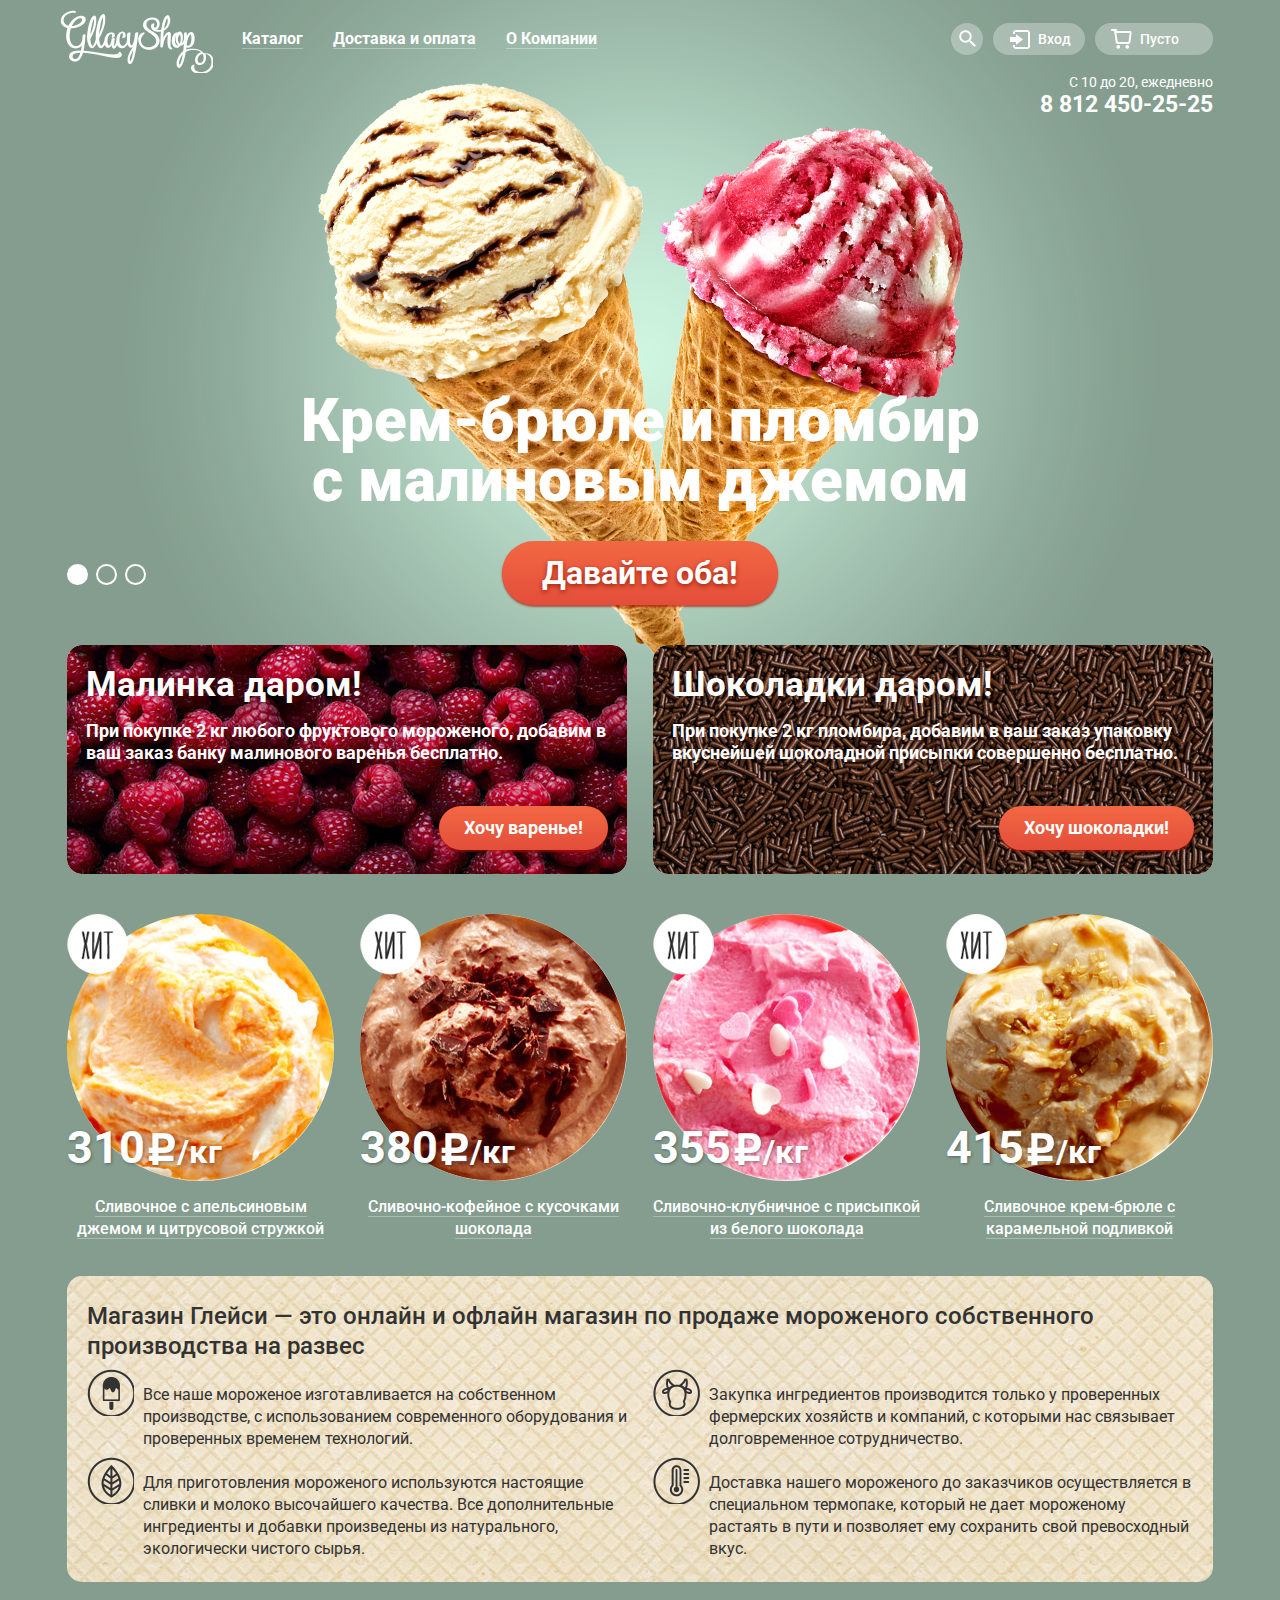
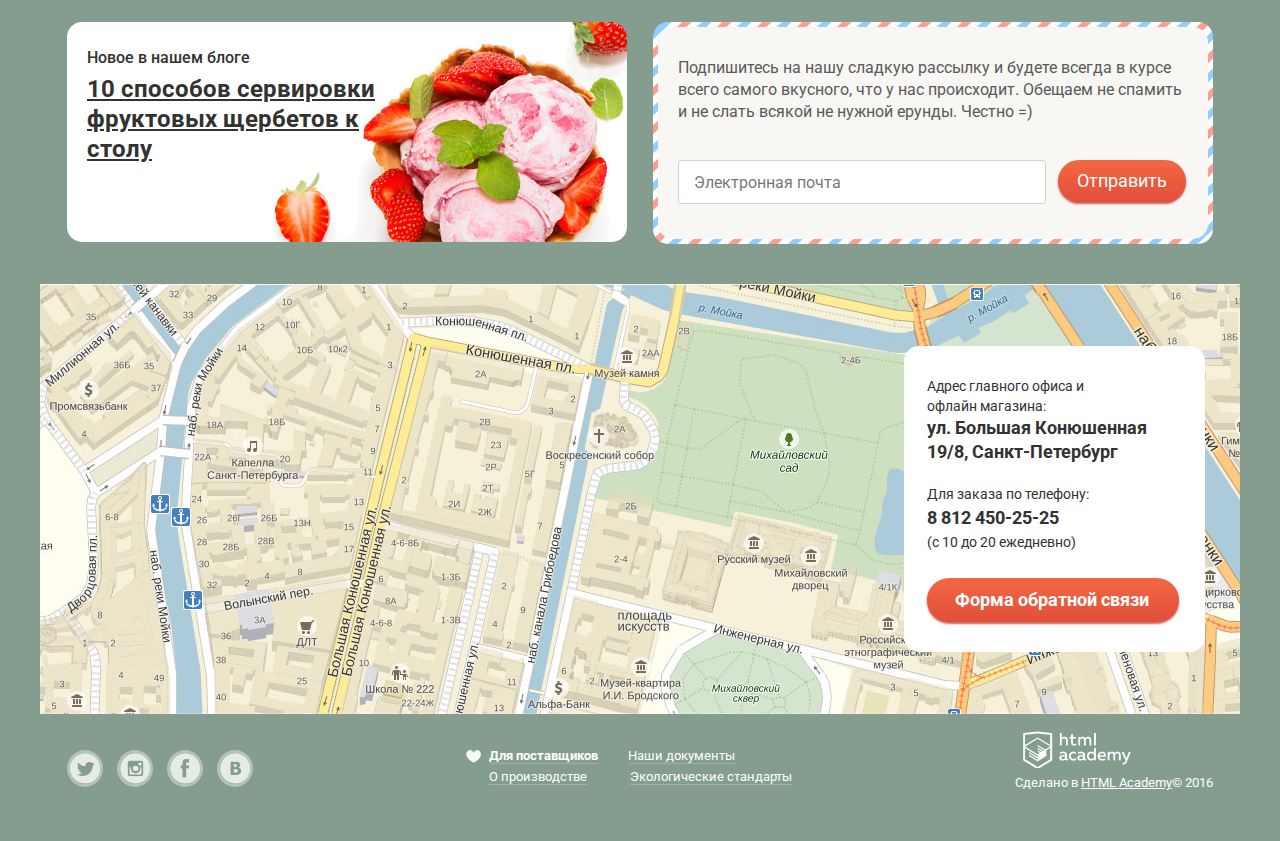
<file: index.html>
<!DOCTYPE html>
<html lang="ru">
  <head>
    <meta charset="utf-8">
    <title>HTML Academy: Глейси</title>
    <link href="https://fonts.googleapis.com/css?family=Roboto:400,500,700,900&subset=latin,cyrillic" rel="stylesheet" type="text/css">
    <link rel="stylesheet" href="css/normalize.css">
    <link rel="stylesheet" href="css/min.css">
  </head>
  <body>
  <input type="radio" name="toggle" id="btn-1" checked>
  <input type="radio" name="toggle" id="btn-2">
  <input type="radio" name="toggle" id="btn-3">

    <div class="wrapper">

      <div class="page-wrapper">

        <header class="main-header clearfix">

          <div class="logo">
            <img src="img/logo.png" alt="Логотип Gllacy" width="153" height="63">
          </div>

          <nav class="main-navigation">
            <ul class="main-navigation-item">
              <li class="main-navigation-item-list">
                <a href="catalog.html">Каталог</a>
                <ul class="sub-menu">
                  <li><a class="sub-menu-new" href="#">Новинки</a></li>
                  <li><a href="#">Сливочное</a></li>
                  <li><a href="#">Щербеты</a></li>
                  <li><a href="#">Фруктовый лёд</a></li>
                  <li><a class="sub-menu-melorin" href="#">Мелорин</a></li>
                </ul>
              </li>
              <li class="main-navigation-item-list"><a href="#">Доставка и оплата</a></li>
              <li class="main-navigation-item-list"><a href="#">О Компании</a></li>
            </ul>
          </nav>

          <div class="user">
            <div class="user-block">
              <div class="search-block">
                <a class="search-link sprite" href="#"></a>
                <form action="#" method="POST">
                  <input type="search" name="search" placeholder="Что ищем?">
                </form>
              </div>

              <div class="user-login-block">
                <a class="user-login-link" href="#">Вход</a>
                <form class="clearfix" action="#" method="POST">
                  <input type="email" name="login-email" id="login-email" placeholder="Электронная почта">
                  <input type="password" name="login-password" id="login-password" placeholder="Пароль">
                  <button class="btn" type="submit">Войти</button>
                  <div class="form-link">
                    <span><a href="#">Забыли пароль?</a></span>
                    <span><a href="#">Новая регистрация</a></span>
                  </div>
                </form>
              </div>

              <div class="user-box">
                <a class="user-box-link" href="#">Пусто</a>
              </div>
            </div>

            <div class="user-contacts">
              <p>С 10 до 20, ежедневно <span class="user-contacts-number">8 812 450-25-25</span></p>
            </div>
          </div>

        </header>


        <div class="slider">
          <div class="slide" id="slide1">
            <div class="slide-title">Крем-брюле и пломбир с малиновым джемом</div>
            <a href="#" class="btn">Давайте оба!</a>
          </div>

          <div class="slide" id="slide2">
            <div class="slide-title">Шоколадный пломбир и лимонный сорбет</div>
            <a href="#" class="btn">Давайте оба!</a>
          </div>

          <div class="slide" id="slide3">
            <div class="slide-title">Пломбир с помадкой и клубничный щербет</div>
            <a href="#" class="btn">Давайте оба!</a>
          </div>

          <div class="slider-controls">
            <label for="btn-1"></label>
            <label for="btn-2"></label>
            <label for="btn-3"></label>
          </div>
        </div>


        <div class="features clearfix">
          <div class="features-item-left">
            <h2 class="features-item-title">Малинка даром!</h2>
            <p>При покупке 2 кг любого фруктового мороженого, добавим в ваш заказ банку малинового варенья бесплатно.</p>
            <a href="#" class="features-btn btn">Хочу варенье!</a>
          </div>

          <div class="features-item-right">
            <h2 class="features-item-title">Шоколадки даром!</h2>
            <p>При покупке 2 кг пломбира, добавим в ваш заказ упаковку вкуснейшей шоколадной присыпки совершенно бесплатно.</p>
            <a href="#" class="features-btn btn">Хочу шоколадки!</a>
          </div>
        </div>


        <div class="bestseller clearfix">
          <div class="bestseller-wrapper">
            <div class="bestseller-item">
              <div class="bestseller-price">
                <a href="#" class="bestseller-img">
                  <img src="img/orange-ice-cream.jpg" alt="Сливочно-апельсиновое мороженое" width="267" height="267">
                </a>
                <span class="price">
                  <span>310</span>
                  <span>/кг</span>
                </span>
              </div>
              <p class="bestseller-catalog-item-about"><a href="#">Сливочное с апельсиновым джемом и цитрусовой стружкой</a></p>
              <a class="btn" href="#">Быстрый просмотр</a>
            </div>
          </div>


          <div class="bestseller-wrapper">
            <div class="bestseller-item">
              <div class="bestseller-price">
                <a href="#">
                  <img src="img/choco-ice-cream.jpg" alt="Сливочно-кофейное мороженое" width="267" height="267">
                </a>
                <span class="price">
                  <span>380</span>
                  <span>/кг</span>
                </span>
              </div>
              <p class="bestseller-catalog-item-about"><a href="#">Сливочно-кофейное с кусочками шоколада</a></p>
              <a class="btn" href="#">Быстрый просмотр</a>
            </div>
          </div>

          <div class="bestseller-wrapper">
            <div class="bestseller-item">
              <div class="bestseller-price">
                <a href="#">
                  <img src="img/strawberry-ice-cream.jpg" alt="Сливочно-клубничное мороженое" width="267" height="267">
                </a>
                <span class="price">
                  <span>355</span>
                  <span>/кг</span>
                </span>
              </div>
              <p class="bestseller-catalog-item-about"><a href="#">Сливочно-клубничное с присыпкой из белого шоколада</a></p>
              <a class="btn" href="#">Быстрый просмотр</a>
            </div>
          </div>

          <div class="bestseller-wrapper">
            <div class="bestseller-item">
              <div class="bestseller-price">
                <a href="#">
                  <img src="img/caramel-ice-cream.jpg" alt="крем-брюле мороженое" width="267" height="267">
                </a>
                <span class="price">
                  <span>415</span>
                  <span>/кг</span>
                </span>
              </div>
              <p class="bestseller-catalog-item-about"><a href="#">Сливочное крем-брюле с карамельной подливкой</a></p>
              <a class="btn" href="#">Быстрый просмотр</a>
            </div>
          </div>
        </div>


        <section class="about">
          <h2 class="about-title">Магазин Глейси  — это онлайн и офлайн магазин по продаже мороженого собственного производства на развес</h2>
          <ul class="about-sections">
            <li class="ice-cream">Все наше мороженое изготавливается на собственном производстве, с использованием современного оборудования и проверенных временем технологий.</li>
            <li class="cow">Закупка ингредиентов  производится только у проверенных фермерских хозяйств и компаний, с которыми нас связывает долговременное сотрудничество.</li>
            <li class="ingredients">Для приготовления мороженого используются настоящие сливки и молоко высочайшего качества. Все дополнительные ингредиенты и добавки произведены из натурального, экологически чистого сырья.</li>
            <li class="thermometer">Доставка нашего мороженого до заказчиков осуществляется в специальном термопаке, который не дает мороженому растаять в пути и позволяет ему сохранить свой превосходный вкус.</li>
          </ul>
        </section>


        <div class="blog clearfix">
          <div class="blog-news">
            <h2 class="blog-news-title">Новое в нашем блоге</h2>
            <p class="blog-news-text"><a href="#">10 способов сервировки фруктовых щербетов к столу</a></p>
          </div>

          <div class="delivery">
            <div class="delivery-content">
              <p>Подпишитесь на нашу сладкую рассылку и будете всегда в курсе всего самого вкусного, что у нас происходит. Обещаем не спамить и не слать всякой не нужной ерунды. Честно =)</p>
              <form action="#" method="POST">
                <input type="email" name="email" placeholder="Электронная почта">
                <button class="btn" type="submit" name="button">Отправить</button>
              </form>
            </div>
          </div>
        </div>

      </div>

      <div class="map clearfix">
        <div class="map-frame">
          <iframe src="https://www.google.com/maps/embed?pb=!1m18!1m12!1m3!1d1998.6002380339455!2d30.32364119796377!3d59.93877537168138!2m3!1f0!2f0!3f0!3m2!1i1024!2i768!4f13.1!3m3!1m2!1s0x4696310fca5ba729%3A0xea9c53d4493c879f!2z0JHQvtC70YzRiNCw0Y8g0JrQvtC90Y7RiNC10L3QvdCw0Y8g0YPQuy4sIDE5LCDQodCw0L3QutGCLdCf0LXRgtC10YDQsdGD0YDQsywgMTkxMTg2!5e0!3m2!1sru!2sru!4v1463165856586" width="1200" height="430" style="border:0" allowfullscreen></iframe>
        </div>
        <div class="contacts">
          <p>Адрес главного офиса и<br>офлайн магазина:<span>ул. Большая Конюшенная 19/8, Санкт-Петербург</span></p>
          <p>Для заказа по телефону:<br><span>8 812 450-25-25</span>(с 10 до 20 ежедневно)</p>
          <a href="#" class="btn">Форма обратной связи</a>
        </div>


      </div>


      <div class="page-wrapper">

        <footer class="main-footer clearfix">
          <div class="social">
            <a href="#" class="icon social-icon-tw"></a>
            <a href="#" class="icon social-icon-ig"></a>
            <a href="#" class="icon social-icon-fb"></a>
            <a href="#" class="icon social-icon-vk"></a>
          </div>

          <ul class="production">
            <li class="production-list"><a href="#">Для поставщиков</a></li>
            <li class="production-list"><a href="#">Наши документы</a></li>
            <li class="production-list"><a href="#">О производстве</a></li>
            <li class="production-list"><a href="#">Экологические стандарты</a></li>
          </ul>

          <div class="copyright">
            <a href="#" class="copyright-logo"></a>
            <p>Сделано в <a href="http://www.htmlacademy.ru">HTML Academy</a>© 2016</p>
          </div>
        </footer>

        <div class="modal-overlay"></div>
        <div class="feedback">
          <button class="feedback-btn feedback-btn-close" type="button" name="button"><img src="img/reset.png" alt="закрыть" width="17"
            height="17">закрыть</button>
          <div class="feedback-title">Мы обязательно вам ответим!</div>
          <form action="#" method="post">
            <input type="text" name="login" id="name-feedback" placeholder="Как вас зовут?">
            <input type="email" name="email" id="email-feedback" placeholder="Ваша почта для ответа?">
            <textarea name="name" rows="8" cols="40" placeholder="Напишите что-нибудь..."></textarea>
            <button class="btn" type="submit" name="button">Отправить</button>
          </form>
        </div>

      </div>

    </div>
  <script src="js/min.js"></script>
  </body>
</html>
</file>
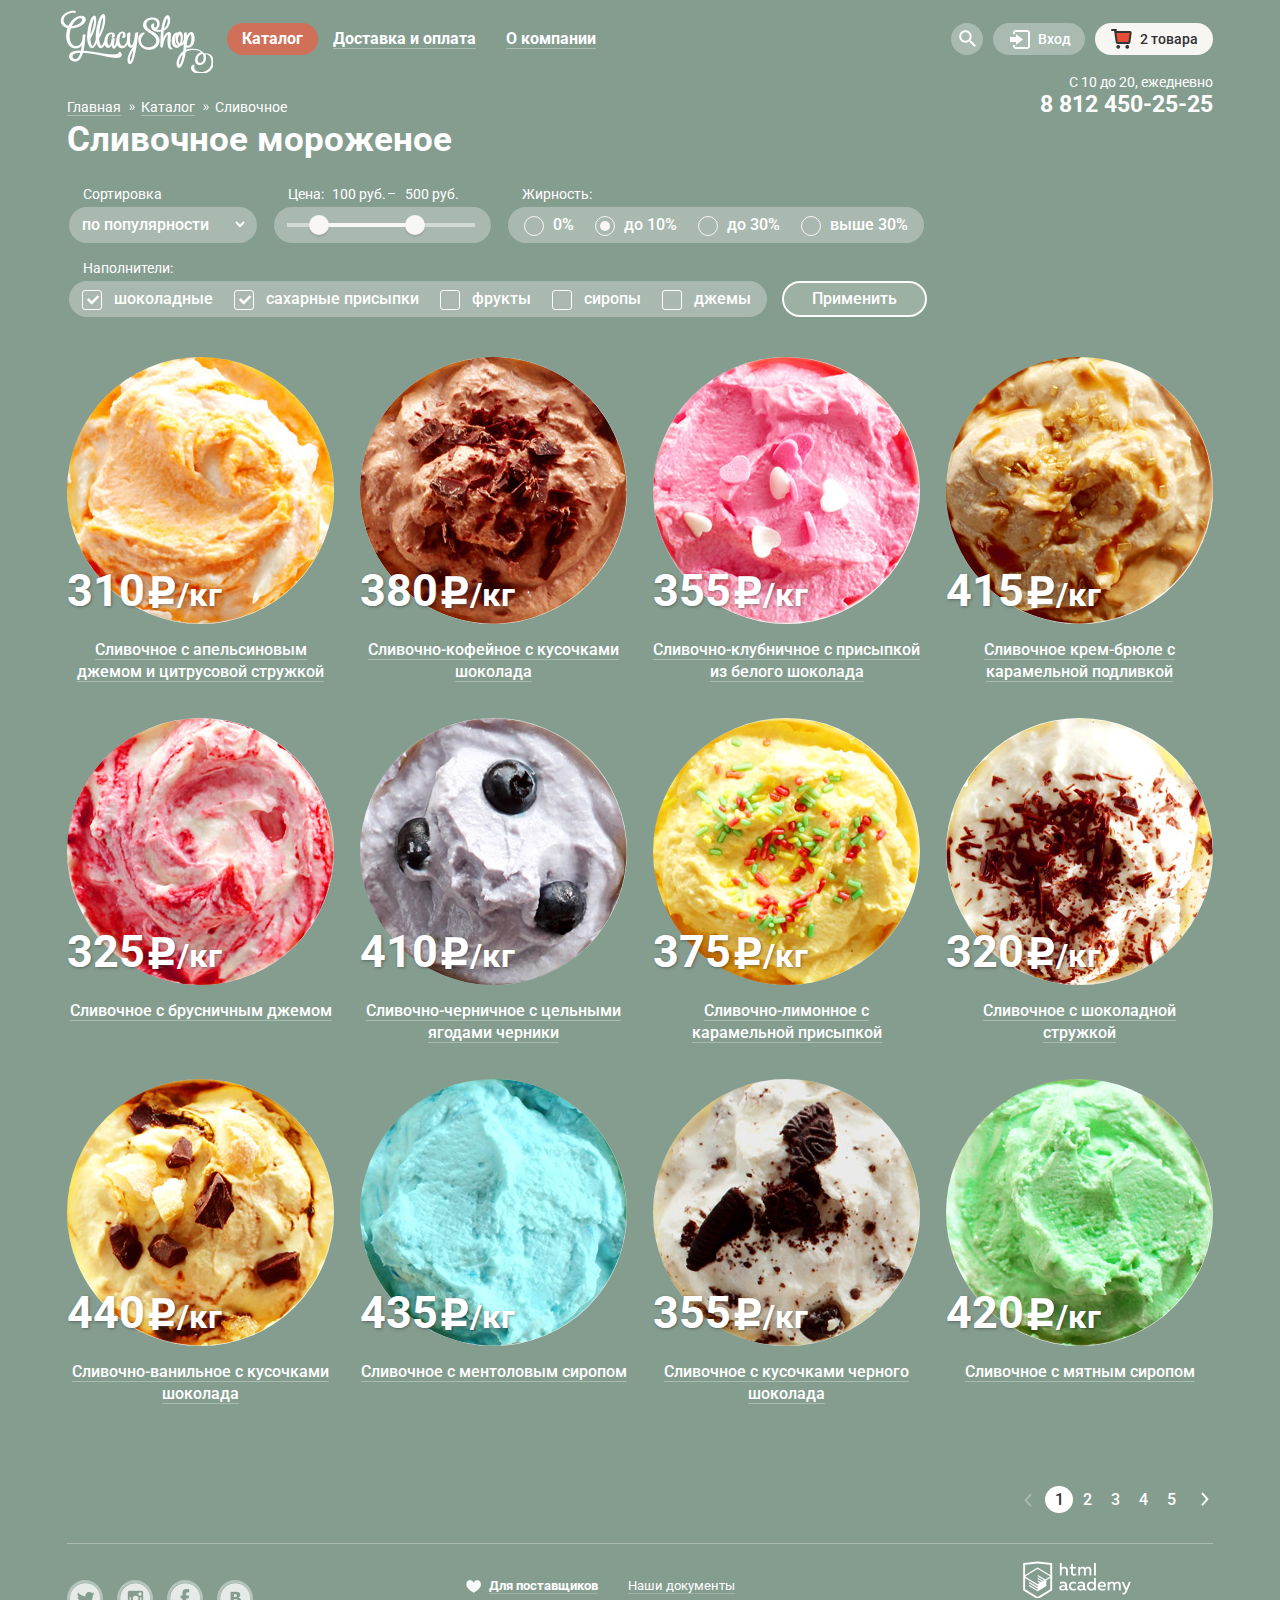
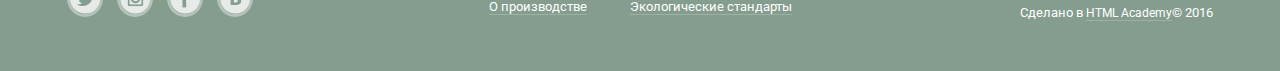
<file: catalog.html>
<!DOCTYPE html>
<html lang="ru">
<head>
  <meta charset="UTF-8">
  <title>Document</title>
  <link href="https://fonts.googleapis.com/css?family=Roboto:400,500,700,900&subset=latin,cyrillic" rel="stylesheet" type="text/css">
  <link rel="stylesheet" href="css/normalize.css">
  <link rel="stylesheet" href="css/min.css">
</head>
<body class="inner-page">

  <div class="page-wrapper">


        <header class="main-header clearfix">

          <div class="logo">
            <a href="index.html">
              <img src="img/logo.png" alt="Логотип Gllacy" width="153" height="63">
            </a>
          </div>

          <nav class="main-navigation">
            <ul class="main-navigation-item">
              <li class="main-navigation-item-list">
                <a class="active" href="#">Каталог</a>
                <ul class="sub-menu">
                  <li><a class="sub-menu-new" href="#">Новинки</a></li>
                  <li><a href="#">Сливочное</a></li>
                  <li><a href="#"> Щербеты</a></li>
                  <li><a href="#">Фруктовый лёд</a></li>
                  <li><a class="sub-menu-melorin" href="#">Мелорин</a></li>
                </ul>
              </li>
              <li class="main-navigation-item-list"><a href="#">Доставка и оплата</a></li>
              <li class="main-navigation-item-list"><a href="#">О компании</a></li>
            </ul>
          </nav>

          <div class="user">
            <div class="user-block">
              <div class="search-block">
                <a class="search-link sprite" href="#"></a>
                <form action="#" method="POST">
                  <input type="search" name="search" placeholder="Что ищем?">
                </form>
              </div>

              <div class="user-login-block">
                <a class="user-login-link" href="#">Вход</a>
                <form class="clearfix" action="#" method="POST">
                  <input type="email" name="login-email" id="login-email" placeholder="Электронная почта">
                  <input type="password" name="login-password" id="login-password" placeholder="Пароль">
                  <button class="btn" type="submit">Войти</button>
                  <div class="form-link">
                    <span><a href="#">Забыли пароль?</a></span>
                    <span><a href="#">Новая регистрация</a></span>
                  </div>
                </form>
              </div>

              <div class="user-box inner-user-box">
                <a class="user-box-link" href="#">2 товара</a>
                <table class="user-box-table">
                 <tr>
                   <td><a href="#"><img src="img/cross.png" alt="убрать" width="10" height="10"></a></td>
                   <td><a href="#"><img src="img/mini-orange.png" alt="апельсиновое" width="33" height="33"></a></td>
                   <td><a href="#">Пломбир с апельсиновым джемом</a></td>
                   <td>1,5 кг х <span class="price-td">200 руб.</span></td>
                   <td>300 руб.</td>
                 </tr>
                 <tr>
                   <td><a href="#"><img src="img/cross.png" alt="убрать" width="10" height="10"></a></td>
                   <td><a href="#"><img src="img/mini-strawberry.png" alt="клубничное" width="33" height="33"></a></td>
                   <td><a href="#">Клубничный пломбир с присыпкой из белого шоколада</a></td>
                   <td>1,5 кг х <span class="price-td">300 руб.</span></td>
                   <td>450 руб.</td>
                 </tr>
                 <tr>
                   <td class="price-end" colspan="5"><span class="price-bold">Итого: 750 руб.</span></td>
                 </tr>
                 <tr>
                   <td class="box-btn" colspan="5"><a class="btn" href="#">Оформить заказ</a></td>
                 </tr>
                </table>
              </div>
            </div>

            <div class="user-contacts">
              <p>С 10 до 20, ежедневно <span class="user-contacts-number">8 812 450-25-25</span></p>
            </div>
          </div>

          <ul class="breadcrumbs">
            <li class="breadcrumbs-list"><a href="index.html">Главная</a></li>
            <li class="breadcrumbs-list"><a href="catalog.html">Каталог</a></li>
            <li class="breadcrumbs-list">Сливочное</li>
          </ul>
        </header>


    <main>
      <div class="container clearfix">

        <h1 class="container-main-title">Сливочное мороженое</h1>


        <form class="catalog-form" action="#" method="POST">
          <fieldset class="catalog-form-select">
            <legend>Сортировка</legend>

              <select name="sorting" id="sorting-field">
                <option value="popularity">по популярности</option>
                <option value="popularity">сначала не дорогие</option>
                <option value="popularity">сначала дорогие</option>
                <option value="popularity">по жирности</option>
              </select>

          </fieldset>

          <fieldset>
            <legend>Цена:</legend>
            <div class="range-filter">
              <div class="range-controls">
                <div class="scale">
                  <div class="bar"></div>
                </div>
                <div class="toggle min-toggle"></div>
                <div class="toggle max-toggle"></div>
              </div>
              <div class="price-controls">
                <label for="min-price">
                  <input type="text" name="min-price" id="min-price" value="100 руб.">
                </label>
                <label for="max-price">
                  <input type="text" name="max-price" id="max-price" value="500 руб.">
                </label>
              </div>
            </div>
          </fieldset>

          <fieldset class="fat-content">
            <legend>Жирность:</legend>

              <input class="input-radio" type="radio" name="fat" value="0%" id="fat-0">
              <label for="fat-0">0%</label>
              <input class="input-radio" type="radio" name="fat" value="to10%" id="fat-10" checked>
              <label for="fat-10">до 10%</label>
              <input class="input-radio" type="radio" name="fat" value="to30%" id="fat-30">
              <label for="fat-30">до 30%</label>
              <input class="input-radio" type="radio" name="fat" value="more30%" id="fat-more30">
              <label for="fat-more30">выше 30%</label>

          </fieldset>

          <fieldset class="fillers-content">
            <legend>Наполнители:</legend>

              <input class="input-checkbox" type="checkbox" name="choco" id="choco" checked>
              <label for="choco">шоколадные</label>
              <input class="input-checkbox" type="checkbox" name="sugar" id="sugar" checked>
              <label for="sugar">сахарные присыпки</label>
              <input class="input-checkbox" type="checkbox" name="fruit" id="fruit">
              <label for="fruit">фрукты</label>
              <input class="input-checkbox" type="checkbox" name="syrup" id="syrop">
              <label for="syrop">сиропы</label>
              <input class="input-checkbox" type="checkbox" name="jam" id="jam">
              <label for="jam">джемы</label>

          </fieldset>


            <button class="catalog-btn" type="submit">Применить</button>


        </form>


        <div class="catalog-content clearfix">

          <div class="catalog-item-wrapper">
            <div class="catalog-item">
              <div class="catalog-price">
                <a href="#">
                  <img src="img/orange-ice-cream.jpg" alt="мороженое" width="267" height="267">
                </a>
                <span class="price">
                  <span>310</span>
                  <span>/кг</span>
                </span>
              </div>
              <p class="bestseller-catalog-item-about"><a href="#">Сливочное с апельсиновым джемом и цитрусовой стружкой</a></p>
              <a class="btn" href="#">Быстрый просмотр</a>
            </div>
          </div>

          <div class="catalog-item-wrapper">
            <div class="catalog-item">
              <div class="catalog-price">
                <a href="#">
                  <img src="img/choco-ice-cream.jpg" alt="мороженое" width="267" height="267">
                </a>
                <span class="price">
                  <span>380</span>
                  <span>/кг</span>
                </span>
              </div>
              <p class="bestseller-catalog-item-about"><a href="#">Сливочно-кофейное с кусочками шоколада</a></p>
              <a class="btn" href="#">Быстрый просмотр</a>
            </div>
          </div>

          <div class="catalog-item-wrapper">
            <div class="catalog-item">
              <div class="catalog-price">
                <a href="#">
                  <img src="img/strawberry-ice-cream.jpg" alt="мороженое" width="267" height="267">
                </a>
                <span class="price">
                  <span>355</span>
                  <span>/кг</span>
                </span>
              </div>
              <p class="bestseller-catalog-item-about"><a href="#">Сливочно-клубничное с присыпкой из белого шоколада</a></p>
              <a class="btn" href="#">Быстрый просмотр</a>
            </div>
          </div>

          <div class="catalog-item-wrapper">
            <div class="catalog-item">
              <div class="catalog-price">
                <a href="#">
                  <img src="img/caramel-ice-cream.jpg" alt="мороженое" width="267" height="267">
                </a>
                <span class="price">
                  <span>415</span>
                  <span>/кг</span>
                </span>
              </div>
              <p class="bestseller-catalog-item-about"><a href="#">Сливочное крем-брюле с карамельной подливкой</a></p>
              <a class="btn" href="#">Быстрый просмотр</a>
            </div>
          </div>

          <div class="catalog-item-wrapper">
            <div class="catalog-item">
              <div class="catalog-price">
                <a href="#">
                  <img src="img/bilberry-ice-cream.jpg" alt="мороженое" width="267" height="267">
                </a>
                <span class="price">
                  <span>325</span>
                  <span>/кг</span>
                </span>
              </div>
              <p class="bestseller-catalog-item-about"><a href="#">Сливочное с брусничным джемом  </a></p>
              <a class="btn" href="#">Быстрый просмотр</a>
            </div>
          </div>

          <div class="catalog-item-wrapper">
            <div class="catalog-item">
              <div class="catalog-price">
                <a href="#">
                  <img src="img/cowberry-ice-cream.jpg" alt="мороженое" width="267" height="267">
                </a>
                <span class="price">
                  <span>410</span>
                  <span>/кг</span>
                </span>
              </div>
              <p class="bestseller-catalog-item-about"><a href="#">Сливочно-черничное с цельными ягодами черники </a></p>
              <a class="btn" href="#">Быстрый просмотр</a>
            </div>
          </div>

          <div class="catalog-item-wrapper">
            <div class="catalog-item">
              <div class="catalog-price">
                <a href="#">
                  <img src="img/lemon-ice-cream.jpg" alt="мороженое" width="267" height="267">
                </a>
                <span class="price">
                  <span>375</span>
                  <span>/кг</span>
                </span>
              </div>
              <p class="bestseller-catalog-item-about"><a href="#">Сливочно-лимонное с карамельной присыпкой</a></p>
              <a class="btn" href="#">Быстрый просмотр</a>
            </div>
          </div>

          <div class="catalog-item-wrapper">
            <div class="catalog-item">
              <div class="catalog-price">
                <a href="#">
                  <img src="img/shevings-ice-cream.jpg" alt="мороженое" width="267" height="267">
                </a>
                <span class="price">
                  <span>320</span>
                  <span>/кг</span>
                </span>
              </div>
              <p class="bestseller-catalog-item-about"><a href="#">Сливочное с шоколадной стружкой</a></p>
              <a class="btn" href="#">Быстрый просмотр</a>
            </div>
          </div>

          <div class="catalog-item-wrapper">
            <div class="catalog-item">
              <div class="catalog-price">
                <a href="#"  >
                <img src="img/vanilla-ice-cream.jpg" alt="мороженое" width="267" height="267">
                </a>
                <span class="price">
                  <span>440</span>
                  <span>/кг</span>
                </span>
              </div>
              <p class="bestseller-catalog-item-about"><a href="#">Сливочно-ванильное с кусочками шоколада</a></p>
              <a class="btn" href="#">Быстрый просмотр</a>
            </div>
          </div>

          <div class="catalog-item-wrapper">
            <div class="catalog-item">
              <div class="catalog-price">
                <a href="  #">
                <img src="img/menthol-ice-cream.jpg" alt="мороженое" width="267" height="267">
                </a>
                <span class="price">
                  <span>435</span>
                  <span>/кг</span>
                </span>
              </div>
              <p class="bestseller-catalog-item-about"><a href="#">Сливочноe с ментоловым сиропом</a></p>
              <a class="btn" href="#">Быстрый просмотр</a>
            </div>
          </div>

          <div class="catalog-item-wrapper">
            <div class="catalog-item">
              <div class="catalog-price">
                <a href  ="#">
                <img src="img/dark-ice-cream.jpg" alt="мороженое" width="267" height="267">
                </a>
                <span class="price">
                  <span>355</span>
                  <span>/кг</span>
                </span>
              </div>
              <p class="bestseller-catalog-item-about"><a href="#">Сливочное с кусочками черного шоколада</a></p>
              <a class="btn" href="#">Быстрый просмотр</a>
            </div>
          </div>

          <div class="catalog-item-wrapper">
            <div class="catalog-item">
              <div class="catalog-price">
                <a href  ="#">
                <img src="img/mint-ice-cream.jpg" alt="мороженое" width="267" height="267">
                </a>
                <span class="price">
                  <span>420</span>
                  <span>/кг</span>
                </span>
              </div>
              <p class="bestseller-catalog-item-about"><a href="#">Сливочное с мятным сиропом</a></p>
              <a class="btn" href="#">Быстрый просмотр</a>
            </div>
          </div>

        </div>


        <div class="pagination">
          <a class="prev disabled" href="#">prev</a>
          <a class="current" href="#">1</a>
          <a href="#">2</a>
          <a href="#">3</a>
          <a href="#">4</a>
          <a href="#">5</a>
          <a class="next paginator-sprite" href="#">next</a>
        </div>

      </div>

    </main>


    <footer class="main-footer clearfix">
      <div class="social">
        <a href="#" class="icon social-icon-tw"></a>
        <a href="#" class="icon social-icon-ig"></a>
        <a href="#" class="icon social-icon-fb"></a>
        <a href="#" class="icon social-icon-vk"></a>
      </div>

      <ul class="production">
        <li class="production-list"><a href="#">Для поставщиков</a></li>
        <li class="production-list"><a href="#">Наши документы</a></li>
        <li class="production-list"><a href="#">О производстве</a></li>
        <li class="production-list"><a href="#">Экологические стандарты</a></li>
      </ul>

      <div class="copyright">
        <a href="#" class="copyright-logo"></a>
        <p class="copyright-text">Сделано в <a href="https://htmlacademy.ru/">HTML Academy</a>© 2016</p>
      </div>
    </footer>


</div>

</body>
</html>
</file>
<file: css/min.css>
body{min-width:1200px;font-family:"Roboto","Arial",sans-serif;font-size:16px;font-weight:400;color:#fff;background-color:#849d8f}.inner-page .active::before,.main-navigation-item-list:hover>a::before,body>input[type=radio]{display:none}h1,h2{font-size:35px;font-weight:700;line-height:41px;color:#fff}h2{font-size:35}.page-wrapper{width:1146px;margin:0 auto}.page-wrapper-big{width:1200px;margin:0 auto}.wrapper{background-color:#849d8f;background-image:url(../img/ice-cream-white.png);background-repeat:no-repeat;background-position:top center;transition:background-image .5s ease,background-color .5s ease}.wrapper::after,.wrapper::before{content:"";visibility:hidden}.wrapper::before{background-image:url(../img/ice-cream-white2.png)}.wrapper::after{background-image:url(../img/ice-cream-white3.png)}.clearfix::after{content:"";display:table;clear:both}.sprite{background:url(../img/sprite.png) no-repeat;background-position:-30px 0}.page-wrapper .btn,.wrapper .btn{cursor:pointer;background-image:linear-gradient(to bottom,#f26843,#e34e3a);border-radius:50px;box-shadow:0 2px 2px 0 rgba(172,16,0,.64)}.page-wrapper .btn:hover,.wrapper .btn:hover{background-image:linear-gradient(to bottom,#f58669,#ec6f5e)}.page-wrapper .btn:active,.wrapper .btn:active{background-image:linear-gradient(to top,#e0603e,#d84732);box-shadow:inset 0 2px 2px 0 #942718}body a{color:#fff}body a:hover{color:#ffbc9e}button,input{outline:none}.search-block input[type=search]:hover{border-radius:3px;border:2px solid #c7c6c5}.search-block input[type=search]:focus{border-radius:3px;border:2px solid #8fbdec}.logo{position:relative;left:-7px;width:160px;float:left;padding-top:10px}.main-navigation{width:650px;float:left}.active{background:#d07058;color:#fff;border-radius:50px;text-decoration:none}.main-navigation-item{padding:23px 0;margin:0;font-size:0;list-style:none}.main-navigation-item-list{position:relative;display:inline-block;vertical-align:top;margin-right:0;padding-bottom:5px;font-size:16px}.main-navigation-item-list>a{position:relative;display:block;padding:7px 15px;font-size:16px;line-height:18px;font-weight:700;color:#fff;text-decoration:none}.main-navigation-item-list>a::before{content:"";display:block;position:absolute;top:25px;left:15px;right:15px;height:1px;background:rgba(255,255,255,.3)}.main-navigation-item-list:hover>a{background:#f8f7f4;color:#333;border-radius:50px;text-decoration:none}.main-navigation-item-list>a:active{background:#ededed;color:#333;border-radius:50px;text-decoration:none;box-shadow:inset 0 2px 1px 0 #696969}.form-link span,.main-navigation-item-list:hover .sub-menu,.search-block:hover form,.user-login-block:hover form{display:block}.sub-menu{position:absolute;top:36px;left:-5px;z-index:100;display:none;width:145px;padding:0;margin:0;box-shadow:0 20px 20px 0 rgba(0,0,0,.4);list-style:none}.sub-menu-new{border-top-left-radius:5px;border-top-right-radius:5px}.sub-menu,.sub-menu-melorin{border-bottom-left-radius:5px;border-bottom-right-radius:5px}.sub-menu a{font-size:14px;line-height:16px;display:block;padding-left:20px;padding-top:8px;padding-bottom:7px;color:#323232;background:#f8f7f4;text-decoration:none}.sub-menu a:hover{background:#fbded7;color:#323232}.sub-menu a:active{background:#f6b5a5;color:#fff}.sub-menu .sub-menu-new{position:relative;font-size:14px;line-height:16px;padding-top:12px;padding-bottom:12px;font-weight:700}.sub-menu .sub-menu-new::after{content:"";position:absolute;top:40px;left:8px;right:8px;height:1px;background:#d1d0ce}.sub-menu .sub-menu-melorin{padding-bottom:15px}.user{max-width:267px;float:right;margin-top:23px;font-size:0}.search-link{display:block;width:32px;height:32px;text-indent:-1000px;background-position:0 -258px;background-color:rgba(255,255,255,.3);border-radius:50%}.search-link:hover{background-color:#f8f7f4;background-position:0 -290px}.search-block,.user-login-block{position:relative;display:inline-block;vertical-align:top;font-size:16px;margin-right:10px;padding-bottom:5px}.search-block form{position:absolute;top:37px;left:-308px;z-index:100;display:none;width:310px;background:#f8f7f4;padding:20px 15px;border-radius:5px;box-shadow:0 20px 20px 0 rgba(0,0,0,.4)}.search-block input[type=search]{width:100%;height:42px;padding:8px 13px;box-sizing:border-box;border:1px solid #d3d3d2;border-radius:3px}.user-login-block{width:92px}.user-login-link::before{content:"";position:absolute;top:0;left:15px;width:22px;height:26px;background:url(../img/sprite.png) no-repeat;background-position:-6px -128px}.user-login-link:hover::before{background-position:-6px -163px}.user-login-link{display:block;padding:8px 15px 8px 45px;line-height:16px;font-size:14px;font-weight:500;color:#fff;text-decoration:none;background-color:rgba(255,255,255,.3);border-radius:50px}.user-login-link:hover{background:#f8f7f4;color:#323232}.user-login-block form{position:absolute;top:37px;left:-184px;z-index:9;display:none;width:240px;padding:18px 20px;background:#f8f7f4;border-radius:5px;box-shadow:0 20px 20px 0 rgba(0,0,0,.4)}.user-login-block input[type=email],.user-login-block input[type=password]{width:241px;height:44px;padding:10px 15px;margin-bottom:20px;box-sizing:border-box;border:1px solid #d3d3d2;border-radius:5px}.user-login-block input[type=email]:hover,.user-login-block input[type=password]:hover{border-radius:3px;border:2px solid #c7c6c5}.user-login-block input[type=email]:focus,.user-login-block input[type=password]:focus{border-radius:3px;border:2px solid #8fbdec}.user-login-block .btn{font-size:18px;line-height:24px;font-weight:500;padding:11px 25px;margin-right:18px;border-radius:23px;color:#fff;background:#e95038;background-image:linear-gradient(to bottom,#f26843,#e34e3a);border:none}.form-link{width:120px;float:right}.form-link a{font-size:13px;line-height:24px;font-weight:400;color:#323232;text-decoration:none;border-bottom:1px solid rgba(0,0,0,.3)}.user-box{display:inline-block;vertical-align:top;font-size:14px;position:relative;width:118px;padding-bottom:5px}.user-box-link{display:block;padding:8px 0 8px 45px;font-size:14px;line-height:16px;font-weight:500;color:#fff;background-color:rgba(255,255,255,.3);border-radius:50px;text-decoration:none}.user-box-link::before{content:"";position:absolute;top:0;left:15px;width:22px;height:26px;background:url(../img/sprite.png) no-repeat;background-position:-7px -2px}.inner-page .user-box-link,.user-box-link:hover{color:#323232;background:#f7f6f3}.inner-page .user-box-link::before,.user-box-link:hover::before{background-position:-7px -38px}.inner-user-box:hover .user-box-table{display:table}.user-box-table,.user-box-table a{font-size:13px;line-height:16px;font-weight:400;color:#323232}.user-box-table{position:absolute;top:36px;right:-30px;z-index:10;display:none;width:540px;padding:15px 15px 17px;background:#f8f7f4;border-radius:3px;box-shadow:0 20px 20px 0 rgba(0,0,0,.4)}.user-box-table a{text-decoration:none}.user-box-table .btn{font-family:"Roboto","Arial",sans-serif;font-size:18px;font-weight:700;line-height:24px;color:#fff;padding:10px 15px;float:right}.user-box-table .box-btn{padding:0}.user-box-table td{padding-right:4px;padding-bottom:16px;max-width:187px}.user-box-table td:last-child{padding-right:0}.user-box-table .price-end{border-top:1px solid #cacac7;font-weight:700;font-size:15px;line-height:18px;padding-top:15px;padding-bottom:12px;text-align:right}.user-box-table .price-td{color:#cccbca}.user-contacts{font-size:14px;line-height:16px;font-weight:400;text-align:right}.user-contacts span{display:block;margin-top:3px;font-size:23px;line-height:24px;font-weight:700}.breadcrumbs{padding:0;margin:16px 0 0;float:left;list-style:none;font-size:0}.breadcrumbs li{position:relative;display:inline-block;vertical-align:top;font-size:14px;line-height:16px;color:#fff;font-weight:400;padding-right:20px}.breadcrumbs li:after{content:"";position:absolute;top:5px;right:5px;width:7px;height:7px;background:url(../img/mark.png) no-repeat}.breadcrumbs li:last-child:after{display:none}.breadcrumbs-list a{text-decoration:none;font-size:14px;line-height:16px;color:#fff;font-weight:400;border-bottom:1px solid #aebeb5}.bestseller-catalog-item-about a:active,.bestseller-catalog-item-about a:hover,.blog-news-text a:active,.blog-news-text a:hover,.breadcrumbs-list a:active,.breadcrumbs-list a:hover{color:#ffbc9e}.slider{position:relative;padding-top:260px;text-align:center;margin-bottom:40px}.slide{display:none}.slider .slide-title{width:680px;margin:0 auto 30px;font-size:60px;line-height:60px;font-weight:900;color:#fff}.slide .btn{display:inline-block;vertical-align:top;padding:10px 40px;border-radius:50px;font-size:32px;line-height:44px;font-weight:700;color:#fff;text-decoration:none;text-shadow:0 2px 5px #a0200b;box-shadow:0 2px 2px 0 rgba(172,16,0,.64);background:#e84d36;background-image:linear-gradient(to bottom,#f26843,#e34e3a)}.slide .btn:hover{background-image:linear-gradient(to bottom,#f58669,#ec6f5e)}.slide .btn:active{background-image:linear-gradient(to top,#e0603e,#d84732);box-shadow:inset 0 2px 2px 0 #942718}.slider label{display:inline-block;vertical-align:top;width:17px;height:17px;margin-right:8px;border-radius:50%;border:2px solid #fff;background:0 0;cursor:pointer}.slider label:hover{background-color:rgba(255,255,255,.3)}.slider-controls{position:absolute;bottom:20px;left:0;font-size:0}#btn-1:checked~.wrapper #slide1,#btn-2:checked~.wrapper #slide2,#btn-3:checked~.wrapper #slide3{display:block}#btn-1:checked~.wrapper label[for=btn-1],#btn-2:checked~.wrapper label[for=btn-2],#btn-3:checked~.wrapper label[for=btn-3]{background:#fff}#btn-1:checked~.wrapper{background-color:#849d8f;background-image:url(../img/ice-cream-white.png)}#btn-2:checked~.wrapper{background-color:#8a97a7;background-image:url(../img/ice-cream-white2.png)}#btn-3:checked~.wrapper{background-color:#9d8b84;background-image:url(../img/ice-cream-white3.png)}.features{margin-bottom:40px}.features-item-title{margin:0;font-size:35px;line-height:41px;font-weight:700}.features-item-left p,.features-item-right p{font-size:18px;line-height:22px;font-weight:700;margin:15px 0 42px}.features-item-left,.features-item-right{width:522px;float:left;padding:19px 19px 24px;border-radius:15px}.features-item-left{margin-right:26px;background:url(../img/raspberries-bg.jpg) no-repeat}.features-item-right{background:url(../img/choco-bg.jpg) no-repeat}.features .btn{float:right;display:inline-block;vertical-align:top;font-size:18px;line-height:24px;font-weight:700;padding:10px 25px;color:#fff;text-decoration:none;background:#ef6441;background-image:linear-gradient(to bottom,#f26843,#e34e3a);border-radius:50px}.features .btn:hover{background-image:linear-gradient(to bottom,#f58669,#ec6f5e)}.features .btn:active{background-image:linear-gradient(to top,#e0603e,#d84732);box-shadow:inset 0 2px 2px 0 #942718}.bestseller-wrapper{width:267px;float:left;margin-right:26px;text-align:center;border-radius:5px}.bestseller-wrapper:nth-child(4n){margin-right:0}.bestseller-wrapper,.catalog-item-wrapper,.range-filter label[for=max-price]{position:relative}.bestseller-wrapper:hover,.catalog-item-wrapper:hover{z-index:100}.bestseller-wrapper::after,.catalog-item-wrapper::after{position:absolute;content:"";top:-5px;left:-5px;z-index:1;display:none;width:278px;height:405px;border-radius:4px;background:#f8f7f4;opacity:.3;box-shadow:0 20px 20px 0 rgba(0,0,0,.4)}.bestseller-wrapper:hover::after,.catalog-item-wrapper:hover::after{display:block}.bestseller-item,.catalog-item{position:relative;z-index:2}.bestseller img,.catalog-content img{border-radius:50%}.bestseller-price,.catalog-price{position:relative;font-size:45px;line-height:45px;font-weight:700}.bestseller-item>p,.catalog-item>p{text-align:center;margin:8px 0 0}.bestseller-catalog-item-about a{font-size:16px;line-height:22px;font-weight:500;color:#fff;text-decoration:none;border-bottom:1px solid rgba(255,255,255,.3)}.bestseller-item .btn,.catalog-item .btn{position:absolute;left:25px;right:25px;top:320px;z-index:10;display:none;font-size:18px;line-height:24px;font-weight:700;text-decoration:none;color:#fff;padding:10px 13px;background:#f06341;background-image:linear-gradient(to bottom,#f26843,#e34e3a);border-radius:50px}.bestseller-wrapper:hover .btn,.catalog-item-wrapper:hover .btn{display:inline-block;vertical-align:top;background-image:linear-gradient(to bottom,#f26843,#e34e3a);margin-top:20px}.bestseller-wrapper .btn:hover,.catalog-item-wrapper .btn:hover{background-image:linear-gradient(to bottom,#f58669,#ec6f5e)}.bestseller-wrapper .btn:active,.catalog-item-wrapper .btn:active{background-image:linear-gradient(to top,#e0603e,#d84732);box-shadow:inset 0 2px 2px 0 #942718}.bestseller-price::before{content:"";position:absolute;width:61px;height:61px;top:0;left:0;background:url(../img/bestseller.png) no-repeat}.price{position:absolute;bottom:14px;left:0}.price span:first-child::before{content:"";position:absolute;top:11px;left:80px;width:35px;height:35px;background:url(../img/ru.png) no-repeat}.price span:first-child{position:relative;padding-right:21px;text-shadow:1px 1px 3px rgba(49,50,53,.5)}.price span:last-child{padding-right:0;font-size:33px;text-shadow:1px 1px 3px rgba(49,50,53,.5)}.bestseller-item:last-child{margin-right:0}.bestseller{margin-bottom:36px}.about{margin-bottom:40px;padding:25px 20px 0;border-radius:15px;background:url(../img/wafer-bg.jpg);font-size:0}.about-title{margin:0 0 23px;font-size:24px;line-height:30px;font-weight:500;color:#323232}.about-sections{padding:0;margin:0;font-size:0;list-style-image:url(../img/about-sprite.png)}.about-sections>li{position:relative;display:inline-block;vertical-align:top;width:484px;padding-left:56px;font-size:16px;line-height:22px;font-weight:400;color:#323232;margin-bottom:22px}.about-sections li::before{content:"";position:absolute;top:-15px;left:0;width:50px;height:50px}.ice-cream::before{background:url(../img/about-ice-cream.png) no-repeat;background-position:0 0}.cow::before{background:url(../img/cow.png) no-repeat;background-position:0 0}.ingredients::before{background:url(../img/ingredients.png) no-repeat;background-position:0 0}.thermometer::before{background:url(../img/thermometer.png) no-repeat;background-position:0 0}.about-sections>li:nth-child(2n+1){margin-right:26px}.blog{margin-bottom:40px}.blog-news{width:520px;float:left;padding:25px 20px 30px;border-radius:15px;background:url(../img/strawberry-bg.jpg) no-repeat}.blog-news-title{padding:0;margin:0 0 5px;font-size:16px;line-height:22px;font-weight:500;color:#323232}.blog-news-text{margin:0 0 48px}.blog-news-text a{display:block;width:295px;font-size:24px;line-height:30px;font-weight:700;color:#323232}.delivery{width:550px;float:right;padding:5px;border-radius:15px;background:url(../img/email-pattern.jpg)}.delivery-content{width:510px;padding:30px 20px 35px;border-radius:15px;background:#f8f7f4}.delivery-content p{margin:0 0 37px;color:#5a5a5a;line-height:22px}.delivery-content input[type=email]{font-size:16px;line-height:24px;font-weight:400;width:368px;height:44px;box-sizing:border-box;padding:10px 15px;border-radius:3px;border:1px solid #d3d3d2;margin-right:8px}.delivery-content input[type=email]:hover{border-radius:3px;border:2px solid #c7c6c5}.delivery-content input[type=email]:focus{border-radius:3px;border:2px solid #8fbdec}.delivery-content .btn{display:inline-block;vertical-align:top;padding:9px 19px;font-size:18px;line-height:24px;color:#fff;text-decoration:none;background:#f06441;background-image:linear-gradient(to bottom,#f26843,#e34e3a);border-radius:50px;border:none}.map,.map-frame{width:1200px;height:430px}.map{background:url(../img/map-bg.jpg);margin:0 auto;position:relative}.map-frame{position:absolute;top:0;left:0;z-index:5}.contacts{position:relative;z-index:6;width:255px;float:right;padding:30px 23px;margin-top:62px;margin-right:35px;border-radius:15px;background:#fff;font-size:14px;line-height:20px;font-weight:400;color:#323232}.contacts p{margin:0 0 18px}.contacts p:nth-child(2){line-height:24px;margin-bottom:24px}.contacts .btn,.contacts span{display:block;font-size:18px;line-height:24px;font-weight:700}.contacts .btn{display:inline-block;vertical-align:top;padding:10px 30px 10px 28px;border:none;border-radius:50px;text-decoration:none;color:#fff;background:#ee5c3e;background-image:linear-gradient(to bottom,#f26843,#e34e3a)}.feedback{position:fixed;top:25%;left:33%;z-index:100;width:427px;display:none;padding:16px 25px 25px;background:#f8f7f4;border-radius:7px}@keyframes bounce{0%{transform:translateY(-2000px)}70%{transform:translateY(30px)}90%{transform:translateY(-10px)}to{transform:translateY(0)}}.feedback-show{display:block;animation:bounce .6s}@keyframes shake{0%,to{transform:translateX(0)}10%,30%,50%,70%,90%{transform:translateX(-10px)}20%,40%,60%,80%{transform:translateX(10px)}}.modal-error{animation:shake .6s}.feedback-title{position:relative;margin-bottom:20px;font-size:24px;line-height:28px;color:#323232}.feedback-btn{position:absolute;top:15px;right:20px;z-index:100;width:20px;height:20px;border:none;background-color:transparent;outline:none;cursor:pointer;font-size:0}.feedback input[type=email],.feedback input[type=text]{font-family:"Roboto","Arial",sans-serif;font-size:16px;line-height:24px;padding:10px 12px;margin-bottom:20px;width:265px;height:44px;box-sizing:border-box;display:block;border-radius:3px;border:1px solid #d3d3d2}.feedback input[type=email]:hover,.feedback input[type=text]:hover{border-radius:3px;border:2px solid #c7c6c5}.feedback input[type=email]:focus,.feedback input[type=text]:focus{border-radius:3px;border:2px solid #8fbdec}.feedback textarea{width:100%;height:154px;box-sizing:border-box;padding:7px 12px;border-radius:3px;font-size:16px;line-height:24px;border:1px solid #d3d3d2;outline:none;margin-bottom:20px;resize:none}textarea:hover{border-radius:3px;border:2px solid #c7c6c5}textarea:focus{border-radius:3px;border:2px solid #8fbdec}.feedback .btn{float:right;display:block;vertical-align:top;font-size:18px;line-height:24px;font-weight:700;padding:10px 24px;color:#fff;text-decoration:none;border:none;background:#ef6441;background-image:linear-gradient(to bottom,#f26843,#e34e3a);border-radius:50px}.modal-overlay{position:fixed;top:0;left:0;z-index:12;display:none;width:100%;height:100%;background:rgba(0,0,0,.3)}.modal-overlay-show{display:block}.catalog-form{width:880px;font-size:0;margin-bottom:2px}.container-main-title{margin:-12px 0 47px}.range-filter{width:188px;position:relative;font-size:14px;line-height:16px}.range-filter .scale{width:188px;height:4px;background:#d1dad3;margin:7px auto}.range-filter .bar{width:55%;margin-left:23px;height:4px;background:#f8f7f4}.range-filter .price-controls{position:absolute;top:-38px;left:43px}.price-controls input{width:66px;font-size:14px;line-height:16px;font-family:"Roboto",sans-serif;color:#fff;background:0 0;border:none;outline:none}.range-filter .toggle{position:absolute;top:-8px;width:20px;height:20px;background:#f8f7f4;border-radius:50%;box-shadow:0 2px 2px 0 rgba(0,0,0,.1);cursor:pointer}.range-filter .min-toggle:hover{top:-9px;left:21px;border:1px solid transparent}.range-filter .max-toggle:hover{top:-9px;right:49px;border:1px solid transparent}.min-toggle{left:22px}.max-toggle{right:50px}.range-filter label[for=max-price]:before{content:"";position:absolute;top:7px;left:-15px;width:7px;height:1px;background:#fff}.catalog-form fieldset{position:relative;display:inline-block;vertical-align:top;border:none;background:#a9b9af;border-radius:50px;margin-right:15px;margin-bottom:38px;padding:9px 16px 9px 13px}.catalog-form .catalog-form-select{padding:7px 9px 8px}.catalog-form legend{position:absolute;top:-21px;left:14px;font-size:14px;line-height:16px}.catalog-form select{background:0 0;border:none;color:#fff;outline:none;font-size:16px;line-height:18px;font-weight:500}.catalog-form-select:hover{background:#fff;cursor:pointer}.catalog-form-select:hover select{color:#323232;cursor:pointer}.catalog-form option{color:#323232;font-size:14px;line-height:16px}.catalog-form input[type=checkbox],.catalog-form input[type=radio]{display:none}.fat-content label{padding-right:18px}.fat-content label,.fillers-content label{position:relative;padding-left:32px;font-size:16px;line-height:18px;font-weight:500}.fat-content label:last-of-type,.fillers-content label:last-of-type{padding-right:0}.fillers-content label{padding-right:21px}.fat-content label::before{content:"";position:absolute;top:1px;left:3px;width:18px;height:18px;border:1px solid #f8f7f4;border-radius:50%;background:0 0}.input-radio:checked+label::after{content:"";position:absolute;top:6px;left:8px;width:10px;height:10px;background:#f8f7f4;border-radius:50%}.fillers-content label::before{content:"";position:absolute;top:1px;left:0;width:18px;height:18px;border:1px solid #fff;border-radius:3px;background:0 0}.input-checkbox:checked+label::after{content:"";position:absolute;top:5px;left:5px;width:15px;height:14px;background-image:url(../img/check.png);background-position:-1px -1px;background-repeat:no-repeat}.fat-content label:hover::before,.fillers-content label:hover::before{width:16px;height:16px;border-width:2px}.catalog-form .catalog-btn{display:inline-block;vertical-align:top;font-size:16px;line-height:18px;font-weight:500;color:#fff;padding:7px 28px;background:#9cb0a4;border:2px solid #fbfcfb;border-radius:50px;cursor:pointer}.catalog-form .catalog-btn:hover{padding:9px 30px;background:#fbfcfb;border:none;color:#323232}.catalog-form .catalog-btn:active{padding:9px 30px;background:#eaeaea;border:none;color:#323232;box-shadow:inset 0 2px 2px 0 #696969}.catalog-content{font-size:0;margin-bottom:46px}.catalog-item-wrapper{width:267px;display:inline-block;vertical-align:top;margin-right:26px;text-align:center;border-radius:3px;margin-bottom:35px}.catalog-item-wrapper:nth-child(4n){margin-right:0}.pagination{float:right;width:267px;margin-bottom:30px;text-align:right;font-size:0}.pagination .current{background:#fff;color:#323232}.pagination .disabled{opacity:.3}.pagination a{display:inline-block;vertical-align:middle;text-align:center;width:27px;height:27px;font-size:16px;font-weight:500;line-height:27px;background:0 0;border-radius:50%;text-decoration:none;padding-left:1px;color:#fff}.pagination a:hover{background-color:#9db1a5;color:#fff}.pagination a:active{background:#fff;color:#323232}.pagination .next,.pagination .prev{background-image:url(../img/sprite.png);font-size:0}.pagination .prev{background-position:-1px -228px}.pagination .next{background-position:8px -199px}.pagination .next:active,.pagination .next:hover,.pagination .prev:active,.pagination .prev:hover{background-color:transparent}.inner-page main{border-bottom:1px solid #a9bbb1}.main-footer{padding:33px 0 36px}.social{width:267px;float:left;margin-right:130px;margin-top:3px}.icon{display:inline-block;vertical-align:top;width:30px;height:31px;margin-right:10px;border:3px solid #c2cec7;border-radius:50%;background:url(../img/social-sprite.png) no-repeat;background-position:-13px -122px;opacity:.8}.icon:hover{opacity:1}.icon:active{box-shadow:inset 0 2px 1px 0 #888}.social-icon-ig{background-position:-12px -67px}.social-icon-fb{background-position:-12px -12px}.social-icon-vk{background-position:-12px -177px}.production{position:relative;float:left;width:380px;padding:0 0 0 25px;margin:0 auto;font-size:0;text-align:left}.production-list{display:inline-block;vertical-align:top;margin-right:30px;margin-bottom:3px}.production::before{content:"";position:absolute;top:3px;left:2px;width:15px;height:15px;background:url(../img/heart.png) no-repeat}.production a{font-size:13px;line-height:18px;font-weight:400;color:#fff;text-decoration:none;border-bottom:1px solid #9db1a5}.production-list:first-child a{font-weight:700}.production li:nth-child(3){margin-right:43px}.copyright{position:relative;width:268px;float:right;text-align:right;margin-top:7px}.copyright-logo{position:absolute;top:-23px;left:78px;width:108px;height:37px;background:url(../img/logo-htmlacademy.png) no-repeat}.copyright-text a,.copyright>p{line-height:18px;font-weight:400;color:#fff}.copyright>p{margin-top:20px;font-size:13px}.copyright-text a{font-size:12px;text-decoration:none;border-bottom:1px solid #9db1a5}.copyright-text a:hover{color:#ffbc9e;border:none}.copyright-text a:active{color:#ffbc9e}
</file>
